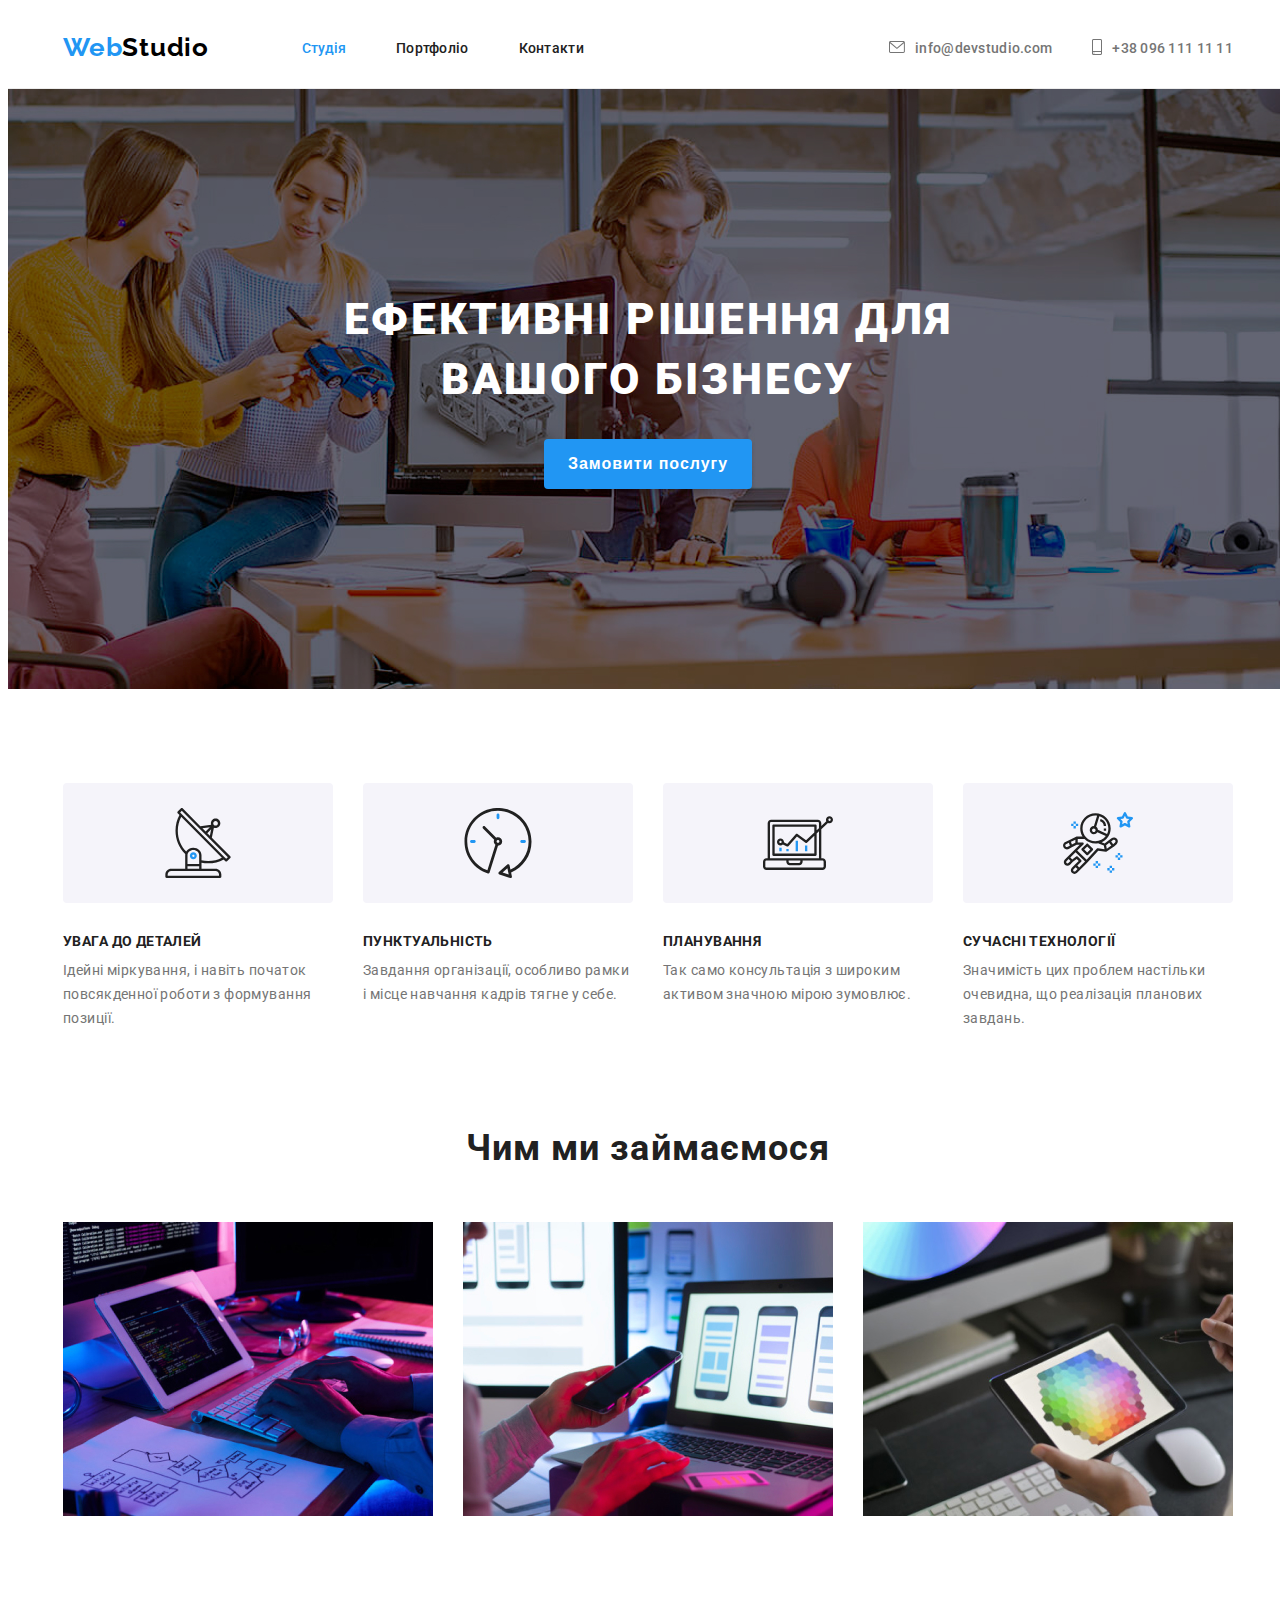
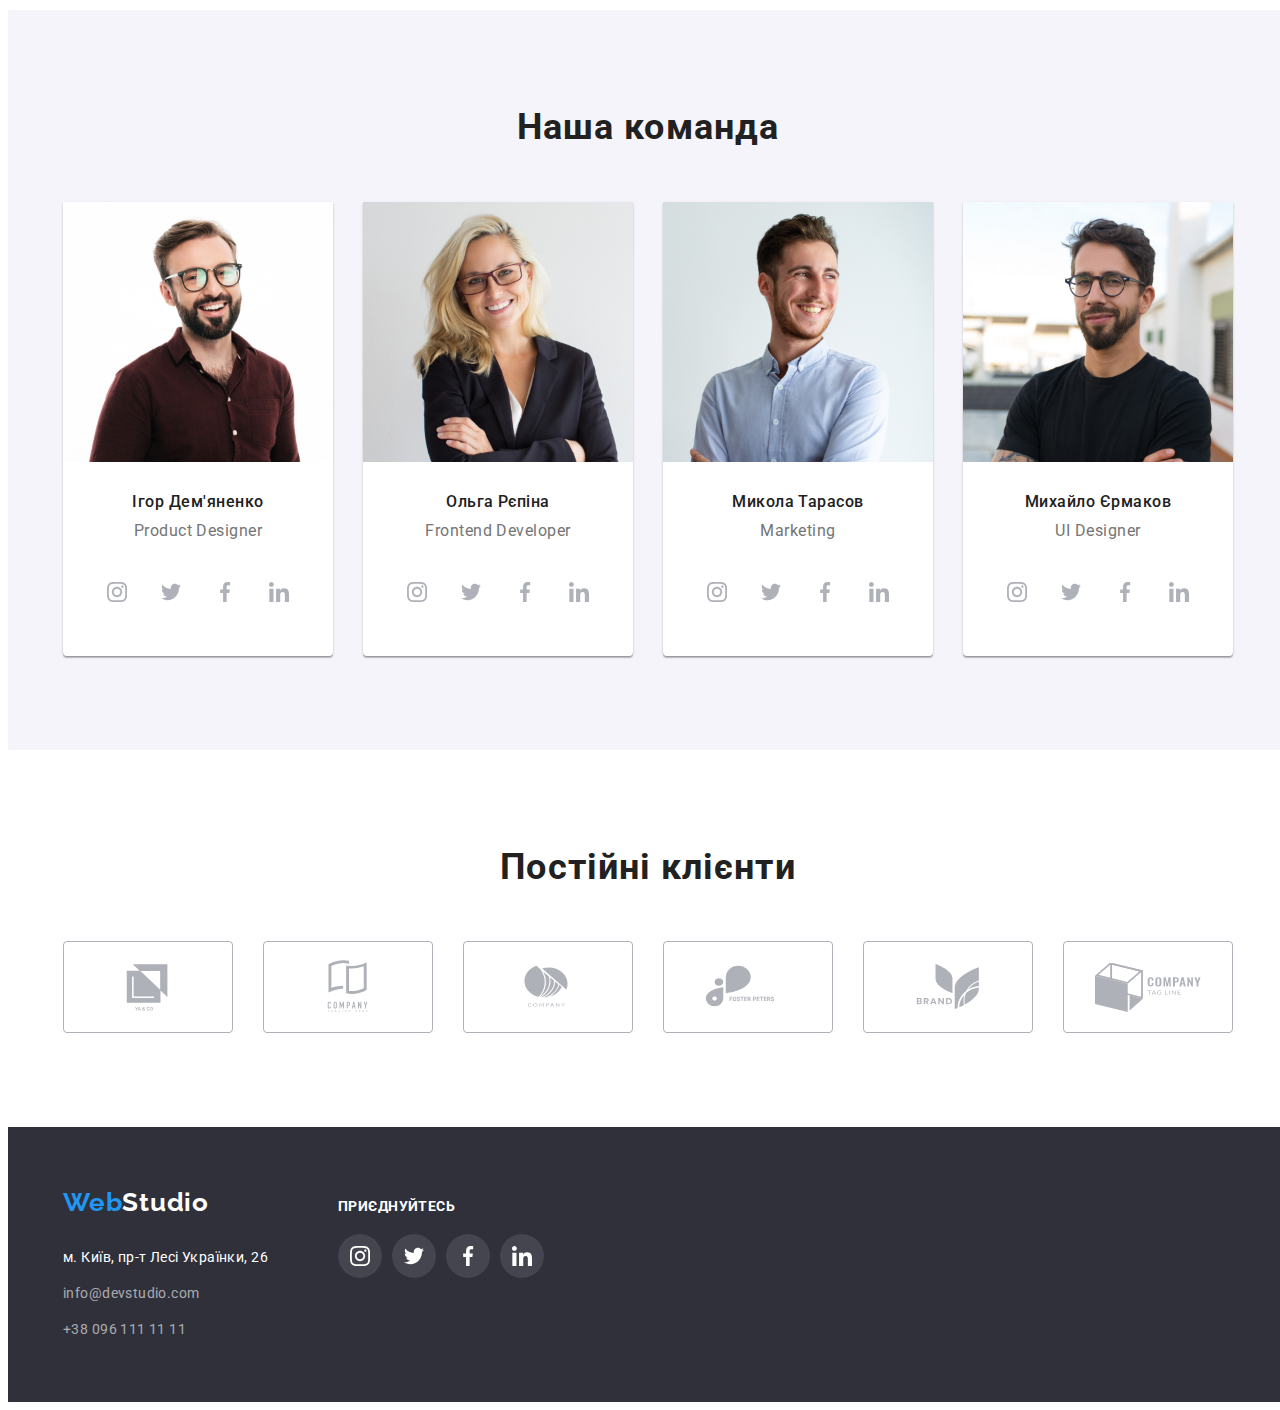
<file: index.html>
<!DOCTYPE html>
<html lang="uk">

<head>
    <meta charset="UTF-8">
    <meta http-equiv="X-UA-Compatible" content="IE=edge">
    <meta name="viewport" content="width=device-width, initial-scale=1.0">
    <title>Головна</title>
    <!--Fonts-->
    <link rel="preconnect" href="https://fonts.googleapis.com">
    <link rel="preconnect" href="https://fonts.gstatic.com" crossorigin>
    <link
        href="https://fonts.googleapis.com/css2?family=Raleway:wght@700&family=Roboto:wght@400;500;700;900&display=swap"
        rel="stylesheet">
    <!--Styles-->
    <link rel="stylesheet" href="./css/styles.css">
</head>

<body>
    <header>

        <div class="container">
            <div class="header-container">
                <nav class="header-nav">
                    <a class="logo" href="/">Web<span class="logo-studio">Studio</span></a>
                    <ul class="header-menu">
                        <li><a class="active-link" href="index.html">Студія</a></li>
                        <li><a class="header-link" href="portfolio.html">Портфоліо</a></li>
                        <li><a class="header-link" href="#">Контакти</a></li>
                    </ul>
                </nav>
                
                <div class="header-address">
                    
                        <ul class="header-email-li">
                            <li>
                                <a class="header-icon">
                                    <svg width="16px" height="12px">
                                    <use href="./images/icons.svg#icon-email"></use>
                                    </svg>
                                </a>
                            </li>

                            <li>
                                <a class="header-email" href="#">info@devstudio.com</a>
                            </li>
                        </ul>
                     

                    
                        <ul class="header-email-li">
                            <li>
                                <a class="header-icon">
                                    <svg width="10px" height="16px">
                                        <use href="./images/icons.svg#icon-telephone"></use>
                                    </svg>
                                </a>
                            </li>
                            <li>
                                <a class="header-num" href="#">+38 096 111 11 11</a>
                            </li>
                        </ul>
                    
                </div>
            </div>
        </div>
        
    </header>
    <main>
            <section class="hero-section">
                <div class="container">
                    <h1 class="hero-title">Ефективні рішення для<br>вашого бізнесу</h1>
                    <div class="hero-button">
                        <button class="big-button" type="button">Замовити послугу</button>
                    </div>
                </div>
            </section>
       
            <section class="section">
                <div class="container">
                    <ul class="main-container">
                        <li>
                            <div>
                              <div class="heading-item">
                                <svg width="70px" height="70px">
                                    <use href="./images/icons.svg#icon-antenna"></use>
                                </svg>
                              </div>
                                <h2 class="heading-subtitle">УВАГА ДО ДЕТАЛЕЙ</h2>
                                <p class="description"> Ідейні міркування, і навіть початок повсякденної роботи з формування
                                    позиції.</p>
                            </div>
                        </li>
                        <li>
                            <div>
                                <div class="heading-item">
                                    <svg width="70px" height="70px">
                                        <use href="./images/icons.svg#icon-clock"></use>
                                    </svg>
                                </div>
                                    <h2 class="heading-subtitle">ПУНКТУАЛЬНІСТЬ</h2>
                                    <p class="description">
                                        Завдання організації, особливо рамки і місце навчання кадрів тягне у себе.
                                    </p>
                            </div>
                        </li>
                        <li>
                            <div>
                                <div class="heading-item">
                                    <svg width="70px" height="70px">
                                        <use href="./images/icons.svg#icon-diagram"></use>
                                    </svg>
                                </div>
                                <h2 class="heading-subtitle">ПЛАНУВАННЯ</h2>
                                <p class="description">
                                    Так само консультація з широким активом значною мірою зумовлює.
                                </p>
                            </div>
                        </li>
                        <li>
                            <div>
                                <div class="heading-item">
                                    <svg width="70px" height="70px"> 
                                        <use href="./images/icons.svg#icon-astronaut"></use>
                                    </svg>
                                </div>
                                <h2 class="heading-subtitle">СУЧАСНІ ТЕХНОЛОГІЇ</h2>
                                <p class="description">
                                    Значимість цих проблем настільки очевидна, що реалізація планових завдань.
                                </p>
                            </div>
                        </li>
                    </ul>
                </div>
            </section>
        
            <section class="axions-section">
                <div class="container">
                    <h3 class="heading-title">Чим ми займаємося</h3>
                    <ul class="activities-container">
                        <li>
                            <img src="./images/whatwedo(1).jpg" alt="ouractivities" width="370">
                        </li>
                        <li>
                            <img src="./images/whatwedo(2).jpg" alt="ouractivities" width="370">
                        </li>
                        <li>
                            <img src="./images/whatwedo(3).jpg" alt="ouractivities" width="370">
                        </li>
                    </ul>
                </div>
            </section>
        
            <section class="last-section">
                <div class="container">
                    <h3 class="heading-title">Наша команда</h3>
                    <ul class="last-container">
                        <li>
                                <figure class="team-card">
                                        <img class="team-card-img" src="./images/ourteam(1).jpg" alt="Product Designer" width="270">
                                        <figcaption>
                                            <h3 class="team-subtitle">Ігор Дем'яненко</h3>
                                            <p class="profesion">Product Designer</p>
                                            
                                                <ul class="team-accounts">
                                                    <li class="icon-li">
                                                        <a class="icon-link" href="#">
                                                            <svg class="account-icon" width="20px" height="20px">
                                                                <use href="./images/icons.svg#icon-instagram"></use>
                                                            </svg>
                                                        </a>
                                                    </li>
                                                    <li class="icon-li">
                                                        <a class="icon-link" href="#">
                                                            <svg class="account-icon" width="20px" height="20px">
                                                                <use href="./images/icons.svg#icon-twitter"></use>
                                                            </svg>
                                                        </a>
                                                    </li>
                                                    <li class="icon-li">
                                                        <a class="icon-link" href="#">
                                                            <svg class="account-icon" width="20px" height="20px">
                                                                <use href="./images/icons.svg#icon-facebook"></use>
                                                            </svg>
                                                        </a>
                                                    </li>
                                                    <li class="icon-li">
                                                        <a class="icon-link" href="#">
                                                            <svg class="account-icon" width="20px" height="20px">
                                                                <use href="./images/icons.svg#icon-linkedin"></use>
                                                            </svg>
                                                        </a> 
                                                    </li>
                                                </ul>
                                        </figcaption>
                                </figure>
                        </li>

                        <li>
                                <figure class="team-card">
                                        <img class="team-card-img" src="./images/ourteam(2).jpg" alt="Frontend Developer" width="270">
                                        <figcaption>
                                            <h3 class="team-subtitle">Ольга Рєпіна</h3>
                                            <p class="profesion">Frontend Developer</p>
                                           <div>
                                            <ul class="team-accounts">
                                                <li class="icon-li">
                                                    <a class="icon-link" href="#">
                                                        <svg class="account-icon" width="20px" height="20px">
                                                            <use href="./images/icons.svg#icon-instagram"></use>
                                                        </svg>
                                                    </a>
                                                </li>
                                                <li class="icon-li">
                                                    <a class="icon-link" href="#">
                                                        <svg class="account-icon" width="20px" height="20px">
                                                            <use href="./images/icons.svg#icon-twitter"></use>
                                                        </svg>
                                                    </a>
                                                </li>
                                                <li class="icon-li">
                                                    <a class="icon-link" href="#">
                                                        <svg class="account-icon" width="20px" height="20px">
                                                            <use href="./images/icons.svg#icon-facebook"></use>
                                                        </svg>
                                                    </a>
                                                </li>
                                                <li class="icon-li">
                                                    <a class="icon-link" href="#">
                                                        <svg class="account-icon" width="20px" height="20px">
                                                            <use href="./images/icons.svg#icon-linkedin"></use>
                                                        </svg>
                                                    </a>
                                                </li>
                                            </ul>
                                           </div>
                                        </figcaption>
                                </figure>      
                        </li>

                        <li>
                                <figure class="team-card">
                                        <img class="team-card-img" src="./images/ourteam(3).jpg" alt="Marketing" width="270">
                                        <figcaption>
                                            <h3 class="team-subtitle">Микола Тарасов</h3>
                                            <p class="profesion">Marketing</p>
                                        
                                                <ul class="team-accounts">
                                                    <li class="icon-li">
                                                        <a class="icon-link" href="#">
                                                            <svg class="account-icon" width="20px" height="20px">
                                                            <use href="./images/icons.svg#icon-instagram"></use>
                                                        </svg>
                                                        </a>
                                                    </li>
                                                    <li class="icon-li">
                                                        <a class="icon-link" href="#">
                                                            <svg class="account-icon" width="20px" height="20px">
                                                                <use href="./images/icons.svg#icon-twitter"></use>
                                                            </svg>
                                                        </a>
                                                    </li>
                                                    <li class="icon-li">
                                                        <a class="icon-link" href="#">
                                                            <svg class="account-icon" width="20px" height="20px">
                                                                <use href="./images/icons.svg#icon-facebook"></use>
                                                            </svg>
                                                        </a>
                                                    </li>
                                                    <li class="icon-li">
                                                        <a class="icon-link" href="#">
                                                            <svg class="account-icon" width="20px" height="20px">
                                                                <use href="./images/icons.svg#icon-linkedin"></use>
                                                            </svg>
                                                        </a>
                                                    </li>
                                                </ul>
                                        </figcaption>
                                </figure>
                        </li>
                        <li>
                                <figure class="team-card">                                   
                                        <img class="team-card-img" src="./images/ourteam(4).jpg" alt="UI Designer" width="270">
                                        <figcaption>
                                            <h3 class="team-subtitle">Михайло Єрмаков</h3>
                                            <p class="profesion">UI Designer</p>
        
                                                <ul class="team-accounts">
                                                    <li class="icon-li">
                                                       <a class="icon-link" href="#">
                                                        <svg class="account-icon" width="20px" height="20px">
                                                            <use href="./images/icons.svg#icon-instagram"></use>
                                                        </svg>
                                                       </a>
                                                    </li>
                                                    <li class="icon-li">
                                                        <a class="icon-link" href="#">
                                                            <svg class="account-icon" width="20px" height="20px">
                                                                <use href="./images/icons.svg#icon-twitter"></use>
                                                            </svg>
                                                        </a>
                                                    </li>
                                                    <li class="icon-li">
                                                        <a class="icon-link" href="#">
                                                            <svg class="account-icon" width="20px" height="20px">
                                                                <use href="./images/icons.svg#icon-facebook"></use>
                                                            </svg>
                                                        </a>
                                                    </li>
                                                    <li class="icon-li">
                                                        <a class="icon-link" href="#">
                                                            <svg class="account-icon" width="20px" height="20px">
                                                                <use href="./images/icons.svg#icon-linkedin"></use>
                                                            </svg>
                                                        </a>
                                                    </li>
                                                </ul>
                                        </figcaption>                             
                                </figure>
                        </li>
                    </ul>
                </div>
                
            </section>
               
            <section class="customers-section">
                <div class="container">
                    <h3 class="heading-title">Постійні клієнти</h3>
                    <ul class="customers-list">
                        <li class="customers-logo">
                            <a class="customers-link" href="#">
                                <svg width="106px" height="60px">
                                    <use href="./images/icons.svg#icon-yago">
                                    </use>
                                </svg>
                            </a>
                        </li>
                        <li class="customers-logo">
                            <a class="customers-link" href="#">
                                <svg width="106px" height="60px">
                                    <use href="./images/icons.svg#icon-tagline"></use>
                                </svg>
                            </a>
                        </li>
                        <li class="customers-logo">
                            <a class="customers-link" href="#">
                                <svg width="106px" height="60px">
                                    <use href="./images/icons.svg#icon-company">
                                    </use>
                                </svg>
                            </a>
                        </li>
                        <li class="customers-logo">
                            <a class="customers-link" href="#">
                                <svg width="106px" height="60px">
                                    <use href="./images/icons.svg#icon-foster">
                                    </use>
                                </svg>
                            </a>
                        </li>
                        <li class="customers-logo">
                            <a class="customers-link" href="#">
                                <svg width="106px" height="60px">
                                    <use href="./images/icons.svg#icon-brand">
                                    </use>
                                </svg>
                            </a>
                        </li>
                        <li class="customers-logo">
                            <a class="customers-link" href="#">
                                <svg width="106px" height="60px">
                                    <use href="./images/icons.svg#icon-companytag">
                                    </use>
                                </svg>
                            </a>
                        </li>
                    </ul>
                </div>
            </section>
    </main>

    <footer>
        <div class="container">
            <div class="footer-position">
                <div>
                    <div class="footer-logo">
                        <a class="logo" href="/">Web<span class="logo-studio-footer">Studio</span></a>
                    </div>
                    
                    <ul class="footer-address">
                        <li>
                            <address>
                                <a class="address">м. Київ, пр-т Лесі Українки, 26</a>
                            </address>
                        </li>
                    
                        <li class="footer-email-position">
                            <a class="footer-email" href="#">info@devstudio.com</a>
                        </li>
                        <li>
                            <a class="footer-num" href="#">+38 096 111 11 11</a>
                        </li>
                    </ul>
                </div>
                
                <div>
                    <h2 class="footer-title">приєднуйтесь</h2>
                    <ul class="footer-socials">
                        <li class="footer-li">
                            <a class="footer-icon-link" href="#">
                                <svg class="footer-icon" width="20px" height="20px">
                                    <use href="./images/icons.svg#icon-instagram"></use>
                                </svg>
                            </a>
                        </li>
                        <li class="footer-li">
                            <a class="footer-icon-link" href="#">
                                <svg class="footer-icon" width="20px" height="20px">
                                    <use href="./images/icons.svg#icon-twitter"></use>
                                </svg>
                            </a>
                        </li>
                        <li class="footer-li">
                            <a class="footer-icon-link" href="#">
                                <svg class="footer-icon" width="20px" height="20px">
                                    <use href="./images/icons.svg#icon-facebook"></use>
                                </svg>
                            </a>
                        </li>
                        <li class="footer-li">
                            <a class="footer-icon-link" href="#">
                                <svg class="footer-icon" width="20px" height="20px">
                                    <use href="./images/icons.svg#icon-linkedin"></use>
                                </svg>
                            </a>
                        </li>
                    </ul>
                </div>
            </div>
                
        </div>
    </footer>
</body>

</html>
</file>
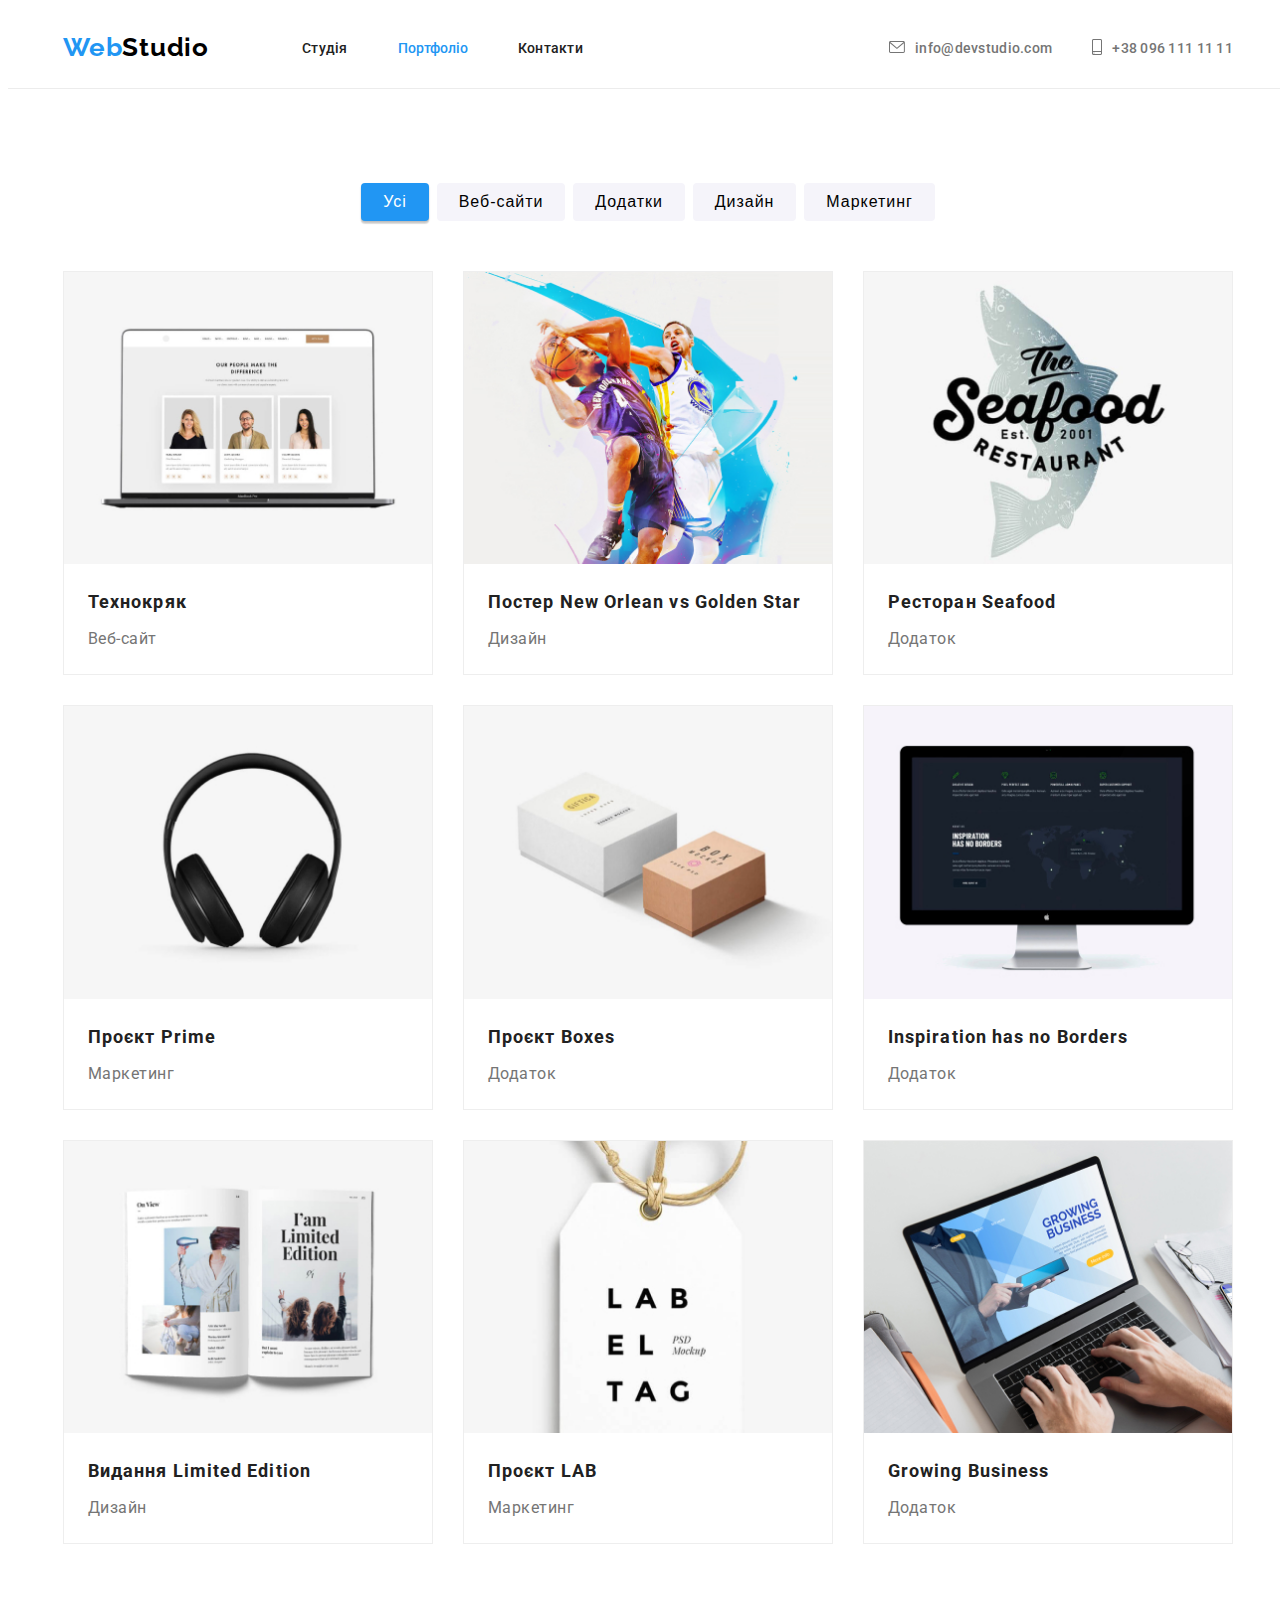
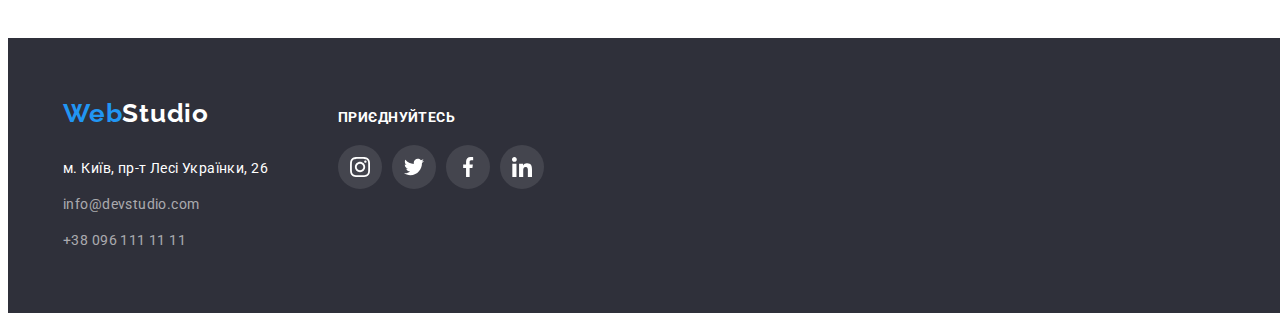
<file: portfolio.html>
<!DOCTYPE html>
<html lang="en">

<head>
    <meta charset="UTF-8">
    <meta http-equiv="X-UA-Compatible" content="IE=edge">
    <meta name="viewport" content="width=device-width, initial-scale=1.0">
    <title>Профіль</title>
    <!--Fonts-->
    <link rel="preconnect" href="https://fonts.googleapis.com">
    <link rel="preconnect" href="https://fonts.gstatic.com" crossorigin>
    <link
        href="https://fonts.googleapis.com/css2?family=Raleway:wght@700&family=Roboto:wght@400;500;700;900&display=swap"
        rel="stylesheet">
    <!--Styles-->
    <link rel="stylesheet" href="./css/styles.css">
</head>

<body>

<header>
            <div class="container">
                <div class="header-container">
                    <nav class="header-nav">
                        <a class="logo" href="/">Web<span class="logo-studio">Studio</span></a>
                        <ul class="header-menu">
                            <li><a class="header-link" href="index.html">Студія</a></li>
                            <li><a class="active-link" href="portfolio.html">Портфоліо</a></li>
                            <li><a class="header-link" href="#">Контакти</a></li>
                        </ul>
                    </nav>

                    <div class="header-address">

                        <ul class="header-email-li">
                            <li>
                                <a class="header-icon">
                                    <svg width="16px" height="12px">
                                        <use href="./images/icons.svg#icon-email"></use>
                                    </svg>
                                </a>
                            </li>

                            <li>
                                <a class="header-email" href="#">info@devstudio.com</a>
                            </li>
                        </ul>



                        <ul class="header-email-li">
                            <li>
                                <a class="header-icon">
                                    <svg width="10px" height="16px">
                                        <use href="./images/icons.svg#icon-telephone"></use>
                                    </svg>
                                </a>
                            </li>
                            <li>
                                <a class="header-num" href="#">+38 096 111 11 11</a>
                            </li>
                        </ul>

                    </div>
                </div>
            </div>
 </header>

    <main>
            <section class="button-section">
               <h2 class="portfolio-title">Портфоліо</h2>
                <div class="container">
                    <ul class="profile-buttons">
                        <li>
                            <button class="active-button" type="button">Усі</button>
                        </li>
                        <li>
                            <button class="button" type="button">Веб-сайти</button>
                        </li>
                        <li>
                            <button class="button" type="button">Додатки</button>
                        </li>
                        <li>
                            <button class="button" type="button">Дизайн</button>
                        </li>
                        <li>
                            <button class="button" type="button">Маркетинг</button>
                        </li>
                    </ul>
                </div> 
            </section>

            <section class="profile-section">
                <div class="container">
                    <ul class="profile-card">
                        <li>
                            <figure class="axions-card">
                                <img class="axions-img" src="./images/tehnokryak.jpg" alt="Відкритий ноутбук" width="370">
                                <figcaption>
                                    <h3 class="profile-subtitle">Технокряк</h3>
                                    <p class="profile-description">Веб-сайт</p>
                                </figcaption>
                            </figure>
                        </li>
                        <li>
                            <figure class="axions-card">
                                <img class="axions-img" src="./images/poster.jpg" alt="Баскетбольний постер" width="370">
                                <figcaption>
                                    <h3 class="profile-subtitle">Постер New Orlean vs Golden Star</h3>
                                    <p class="profile-description">Дизайн</p>
                                </figcaption>
                            </figure>
                        </li>
                        <li>
                            <figure class="axions-card">
                                <img class="axions-img" src="./images/seafood.jpg" alt="Постер ресторану" width="370">
                                <figcaption>
                                    <h3 class="profile-subtitle">Ресторан Seafood</h3>
                                    <p class="profile-description">Додаток</p>
                                </figcaption>
                            </figure>
                        </li>
                        <li>
                            <figure class="axions-card">
                                <img class="axions-img" src="./images/prime.jpg" alt="Навушники" width="370">
                                <figcaption>
                                    <h3 class="profile-subtitle">Проєкт Prime</h3>
                                    <p class="profile-description">Маркетинг</p>
                                </figcaption>
                            </figure>
                        </li>
                        <li class="card">
                            <figure class="axions-card">
                                <img class="axions-img" src="./images/boxes.jpg" alt="2 коробки" width="370">
                                <figcaption>
                                    <h3 class="profile-subtitle">Проєкт Boxes</h3>
                                    <p class="profile-description">Додаток</p>
                                </figcaption>
                            </figure>
                        </li>
                        <li>
                            <figure class="axions-card">
                                <img class="axions-img" src="./images/inspiration.jpg" alt="Сайт виведений на монітор" width="370">
                                <figcaption>
                                    <h3 class="profile-subtitle">Inspiration has no Borders</h3>
                                    <p class="profile-description">Додаток</p>
                                </figcaption>
                            </figure>
                        </li>
                        <li>
                            <figure class="axions-card">
                                <img class="axions-img" src="./images/limited_edition.jpg" alt="Відкрита книга" width="370">
                                <figcaption>
                                    <h3 class="profile-subtitle">Видання Limited Edition</h3>
                                    <p class="profile-description">Дизайн</p>
                                </figcaption>
                            </figure>
                        </li>
                        <li>
                            <figure class="axions-card">
                                <img class="axions-img" src="./images/lab.jpg" alt="Бірка" width="370">
                                <figcaption>
                                    <h3 class="profile-subtitle">Проєкт LAB</h3>
                                    <p class="profile-description">Маркетинг</p>
                                </figcaption>
                            </figure>
                        </li>
                        <li>
                            <figure class="axions-card">
                                <img class="axions-img" src="./images/growing_business.jpg" alt="Додаток" width="370">
                                <figcaption>
                                    <h3 class="profile-subtitle">Growing Business</h3>
                                    <p class="profile-description">Додаток</p>
                                </figcaption>
                            </figure>
                        </li>
                    </ul>
                </div>
                
            </section>

    </main>

    <footer>
        <div class="container">
            <div class="footer-position">
                <div>
                    <div class="footer-logo">
                        <a class="logo" href="/">Web<span class="logo-studio-footer">Studio</span></a>
                    </div>
        
                    <ul class="footer-address">
                        <li>
                            <address>
                                <a class="address">м. Київ, пр-т Лесі Українки, 26</a>
                            </address>
                        </li>
        
                        <li class="footer-email-position">
                            <a class="footer-email" href="#">info@devstudio.com</a>
                        </li>
                        <li>
                            <a class="footer-num" href="#">+38 096 111 11 11</a>
                        </li>
                    </ul>
                </div>
        
                <div>
                    <h2 class="footer-title">приєднуйтесь</h2>
                    <ul class="footer-socials">
                        <li class="footer-li">
                            <a class="footer-icon-link" href="#">
                                <svg class="footer-icon" width="20px" height="20px">
                                    <use href="./images/icons.svg#icon-instagram"></use>
                                </svg>
                            </a>
                        </li>
                        <li class="footer-li">
                            <a class="footer-icon-link" href="#">
                                <svg class="footer-icon" width="20px" height="20px">
                                    <use href="./images/icons.svg#icon-twitter"></use>
                                </svg>
                            </a>
                        </li>
                        <li class="footer-li">
                            <a class="footer-icon-link" href="#">
                                <svg class="footer-icon" width="20px" height="20px">
                                    <use href="./images/icons.svg#icon-facebook"></use>
                                </svg>
                            </a>
                        </li>
                        <li class="footer-li">
                            <a class="footer-icon-link" href="#">
                                <svg class="footer-icon" width="20px" height="20px">
                                    <use href="./images/icons.svg#icon-linkedin"></use>
                                </svg>
                            </a>
                        </li>
                    </ul>
                </div>
            </div>
        
        </div>
    </footer>
</body>

</html>
</file>
<file: css/styles.css>
:root {
    --color-axion: #2196F3;
    --color-primary: #212121;

    --color-icon: #AFB1B8;
    --color-secondary: #757575;
    --color-white: #fff;
    
}

* {
    box-sizing: border-box;
}

body{
    font-family: 'Roboto', sans-serif;
    font-style: normal;
    color: var(--color-primary);
    max-width: 1600px;
    width: 100%;
}
ul{
    margin: 0;
    padding: 0;
    list-style-type: none;
}
h1,
h2,
h3,
h4,
h5,
h6,
p{
    margin: 0;
}
a {
    text-decoration: none;
}
p {
    color: var(--color-secondary);
    margin:0 24px 20px;
}
img{
    display: block;
    max-width: 100%;
    height: auto;
}
svg{
    display: block;
}
.container{
    width: 1200px;
    padding-left: 15px;
    padding-right: 15px;
    margin: 0 auto;
}
.section{
    padding-top: 94px;
    padding-bottom: 94px;
}
.logo{
    font-family: 'Raleway', sans-serif;
    color: var(--color-axion);
    font-weight: 700;
    font-size: 26px;
    line-height: 1.192;
    letter-spacing: 0.03em;
}

.logo-studio {
    color:#000;
}

header{
    background-color: #FFFFFF;
    border-bottom: 1px solid #ECECEC;
    padding-top: 24px;
    padding-bottom: 25px;
}


 /* Header styles */

.header-container{
    display: flex;
    justify-content: space-between;
    align-items: center;
}

.header-nav{
    display: flex;
    justify-content: space-between;
    gap: 93px;
}

.header-menu{
    display: flex;
    justify-content: space-between; 
    align-items:center;  
    gap: 50px;
}

.header-address{
    display: flex;
    justify-content: space-between;
    align-items: center;
    gap: 40px;

}

.header-link {
    color: var(--color-primary);
    text-decoration: none;
    font-size: 14px;
    line-height: 1.143;
    font-weight: 500;
    letter-spacing: 0.02em;
}

.header-link:hover{
    color: var(--color-axion);
}
.header-link:focus{
    color: var(--color-axion);
}

.active-link {
    color: var(--color-axion);
    text-decoration: none;
    font-size: 14px;
    line-height: 1.143;
    font-weight: 500;
}

.header-email-li {
    display: flex;
    justify-content: center;
    align-items: center;
    gap: 10px;
    color: var(--color-secondary);
    fill: var(--color-secondary);
    cursor: pointer;
}

.header-email-li:hover {
    color: var(--color-axion);
    fill: var(--color-axion);
}

.header-email-li:focus {
    color: var(--color-axion);
    fill: var(--color-axion);
}
.heder-icon{
    fill: var(--color-secondary);
}

.header-email {
    color: var(--color-secondary);
    fill: var(--color-secondary);
    text-decoration: none;
    font-size: 14px;
    line-height: 1.143;
    font-weight: 500;
    letter-spacing: 0.02em;
}

.header-email:hover {
    color: var(--color-axion);
}

.header-email:focus {
    color: var(--color-axion);
} 

.header-num {
    color: var(--color-secondary);
    text-decoration: none;
    font-size: 14px;
    line-height: 1.143;
    font-weight: 500;
    letter-spacing: 0.02em;
}

.header-num:hover {
    color: var(--color-axion);
}

.header-num:focus {
    color: var(--color-axion);
    fill: var(--color-axion);
}

/* Main story */ 

.hero-section {
    background-color: rgba(47, 48, 58, 0.4);
    padding-top: 200px;
    padding-bottom: 200px;
    background-image: url('../images/background.jpeg') ; 
    background-repeat: no-repeat;
    background-position: 100% 100%;
    background-size: cover;
    background-blend-mode: darken;
}

.axions-section{
    padding-top: 0 ;
    padding-bottom: 94px;
}

.hero-title {
    color: var(--color-white);
    text-align: center;
    font-weight: 900;
    font-size: 44px;
    line-height: 1.364;
    letter-spacing: 0.06em;
    text-transform: uppercase;
    margin: 0 0 30px;

}

.big-button {
    font-style: inherit;
    color: var(--color-white);
    font-weight: 700;
    font-size: 16px;
    line-height: 1.875;
    letter-spacing: 0.06em;
    background-color: var(--color-axion);
    border: none;
    cursor: pointer;
    box-shadow: 0px 4px 4px rgba(0, 0, 0, 0.15);
    border-radius: 4px;
    padding: 10px 24px;
}

.hero-button{
    display: flex;
    justify-content: center;
}

.main-container{
    display: flex;
    gap: 30px;
    justify-content: center;
}

.heading-subtitle {
    text-transform: uppercase;
    font-weight: 700;
    font-size: 14px;
    line-height: 1.143;
    letter-spacing: 0.03em;
    margin: 30px 0 10px;
}
.heading-icon{
display: flex;
justify-content: center;

align-content: center;
}

.heading-item{
    display: flex;
    justify-content: center;
    align-items: center;
    background-color: #F5F4FA;
    border-radius: 4px;    
    height: 120px;

}

.description {
    font-weight: 400;
    font-size: 14px;
    line-height: 1.714;
    letter-spacing: 0.03em;
    max-width: 270px;
    margin: 0;
}

.heading-title {
    font-weight: 700;
    font-size: 36px;
    line-height: 1.313;
    letter-spacing: 0.03em;
    text-align: center;
    margin-bottom: 50px;
}

.activities-container{
    display: flex;
    justify-content: center;
    align-content: center;
    gap: 30px;
}

.last-container{
    display: flex;
    justify-content: center;
    align-items: center;
    gap: 30px;
}

.last-section {
    background-color: #F5F4FA;
    padding-top: 94px;
    padding-bottom: 94px;
}

.team-subtitle {
    font-weight: 500;
    font-size: 16px;
    line-height: 1.188;
    letter-spacing: 0.03em;
    margin-bottom: 10px;
    text-align: center;

}

.team-card{
    max-width: 270px;
    padding: 0 0 42px;
    background: #FFFFFF;
    box-shadow: 0px 1px 3px rgba(0, 0, 0, 0.12), 0px 1px 1px rgba(0, 0, 0, 0.14), 0px 2px 1px rgba(0, 0, 0, 0.2);
    border-radius: 0px 0px 4px 4px;
    margin: 0;
}
.team-card-img{
    margin-bottom: 30px;
}

.profesion {
    font-weight: 400;
    font-size: 16px;
    line-height: 1.188;
    letter-spacing: 0.03em;
    padding-bottom: 30px;
    margin-bottom: 0;
    text-align: center;
}

.team-accounts{
    display: flex;
    align-items:center;
    justify-content: center;
    width: 100%;
    height: 100%;
    gap: 10px;
}

.icon-li{
    width: 44px;
    height: 44px;
   
}
.icon-link{
    display: flex;
    justify-content: center;
    align-items: center;
    width: 100%;
    height: 100%;
    background-color: var(--color-white);
    fill: var(--color-icon);
    border-radius: 50%;
}

.icon-link:hover{
    background-color: var(--color-axion);
    fill: var(--color-white);
}

.icon-link:focus{
    background-color: var(--color-axion);
    fill: var(--color-white);
}

.customers-section{
    padding-top: 94px;
    padding-bottom: 94px;
}
.customers-list{
    display: flex;
    align-items: center;
    justify-content: center;
    gap: 30px;
}
.customers-logo{
        width: 170px;
        height: 92px;
}
.customers-link{
    display: flex;  
    justify-content: center;
    align-items: center;
    width: 100%;
    height: 100%;
    fill: var(--color-icon);
    background-color: var(--color-white);
    border: solid 1px;
    border-radius: 4px;
    border-color: var(--color-icon) ;
}

.customers-link:hover{
    fill: var(--color-axion);
    border-color: var(--color-axion);
}

.customers-link:focus{
    fill: var(--color-axion);
    border-color: var(--color-axion);
}

/* footer */
footer{
    background-color: #2F303A;
    padding: 60px 0;
}
address{
    margin-bottom: 12px;
}
.address {
    color: var(--color-white);
    font-style: normal;
    font-weight: 400;
    font-size: 14px;
    line-height: 1.714;
    letter-spacing: 0.03em;
}

.footer-email {
    color: rgba(255, 255, 255, 0.6);
    font-weight: 400;
    font-size: 14px;
    line-height: 1.714;
    letter-spacing: 0.03em;
}

.footer-email:hover {
    color: var(--color-axion);
}

.footer-email:focus {
    color: var(--color-axion);
}

.footer-num {
    color: rgba(255, 255, 255, 0.6);
    font-weight: 400;
    font-size: 14px;
    line-height: 1.714;
    letter-spacing: 0.03em;
}

.footer-num:hover {
    color: var(--color-axion);
}

.footer-num:focus {
    color: var(--color-axion);
}

.footer-email-position{
    margin-bottom: 12px;
}

.footer-position{
    display: flex;
    justify-content: left;
    align-items: baseline;
    gap: 70px;
}
.footer-title{
    color: var(--color-white);
    text-transform: uppercase;
    font-weight: 700;
    font-size: 14px;
    line-height: 1.143;
    letter-spacing: 0.03em;
    margin-bottom: 20px;
}

.footer-socials{
    display: flex;
    align-items: center;
    justify-content: center;
    width: 100%;
    height: 100%;
    gap: 10px;
}

.footer-li{
    width: 44px;
    height: 44px;
}

.footer-icon-link{
    display: flex;
    justify-content: center;
    align-items: center;
    width: 100%;
    height: 100%;
    background-color: rgba(255, 255, 255, 0.1);
    fill: var(--color-white);
    border-radius: 50%;
}

.footer-icon-link:hover{
    background-color: var(--color-axion);
}

.footer-icon-link:focus{
    background-color: var(--color-axion);
}

/* Profile */
.profile-section {
    padding-top: 0;
    padding-bottom: 94px;
}
.button-section {
    padding-top: 94px;
    padding-bottom: 50px;
}

.button {
    font-style: inherit;
    font-weight: 500;
    font-size: 16px;
    line-height: 1.625;
    letter-spacing: 0.06em;
    background-color: #F5F4FA;
    border-radius: 4px;
    border: none;
    cursor: pointer;
    padding: 6px 22px;
}

.active-button {
    color: var(--color-white);
    font-style: inherit;
    font-weight: 500;
    font-size: 16px;
    line-height: 1.625;
    letter-spacing: 0.06em;
    background-color: var(--color-axion);
    box-shadow: 0px 3px 1px rgba(0, 0, 0, 0.1), 0px 1px 2px rgba(0, 0, 0, 0.08), 0px 2px 2px rgba(0, 0, 0, 0.12);
    border-radius: 4px;
    border: none;
    cursor: pointer;
    padding: 6px 22px;
}
.button:hover{
    color: var(--color-white);
    background-color: var(--color-axion);
    box-shadow: 0px 3px 1px rgba(0, 0, 0, 0.1), 0px 1px 2px rgba(0, 0, 0, 0.08), 0px 2px 2px rgba(0, 0, 0, 0.12);
}

.button:focus{
    color: var(--color-white);
    background-color: var(--color-axion);
    box-shadow: 0px 3px 1px rgba(0, 0, 0, 0.1), 0px 1px 2px rgba(0, 0, 0, 0.08), 0px 2px 2px rgba(0, 0, 0, 0.12);
}

.profile-buttons{
    display: flex;
    justify-content: center;
    align-items: center;
    gap: 8px;

}

.axions-img{
    width: 370px;
    margin-bottom: 20px;
}

.profile-subtitle {
    font-weight: 700;
    font-size: 18px;
    line-height: 2.0;
    letter-spacing: 0.06em;
    margin:0 24px 4px;
}

.profile-description {
    color: var(--color-secondary);
    font-weight: 400;
    font-size: 16px;
    line-height: 1.875;
    letter-spacing: 0.03em;
}
.profile-card{
    display: flex;
    gap: 30px;
    flex-wrap: wrap;

}
 
.axions-card {
    display: block;
    width: 370px;
    background: #FFFFFF;
    margin: 0;
    border: 1px solid #EEEEEE;
    flex-basis: calc((100% - 60px)/3);
}

.axions-card:hover{
    box-shadow: 0px 1px 1px rgba(0, 0, 0, 0.12), 0px 4px 4px rgba(0, 0, 0, 0.06), 1px 4px 6px rgba(0, 0, 0, 0.16);
}

.axions-card:focus{
    box-shadow: 0px 1px 1px rgba(0, 0, 0, 0.12), 0px 4px 4px rgba(0, 0, 0, 0.06), 1px 4px 6px rgba(0, 0, 0, 0.16);
}

.logo-studio-footer {
    color: #FFFFFF;
}
.footer-logo{
    margin-bottom: 28px;
}

.portfolio-title{
    visibility: hidden;
    position: absolute;
}
</file>
